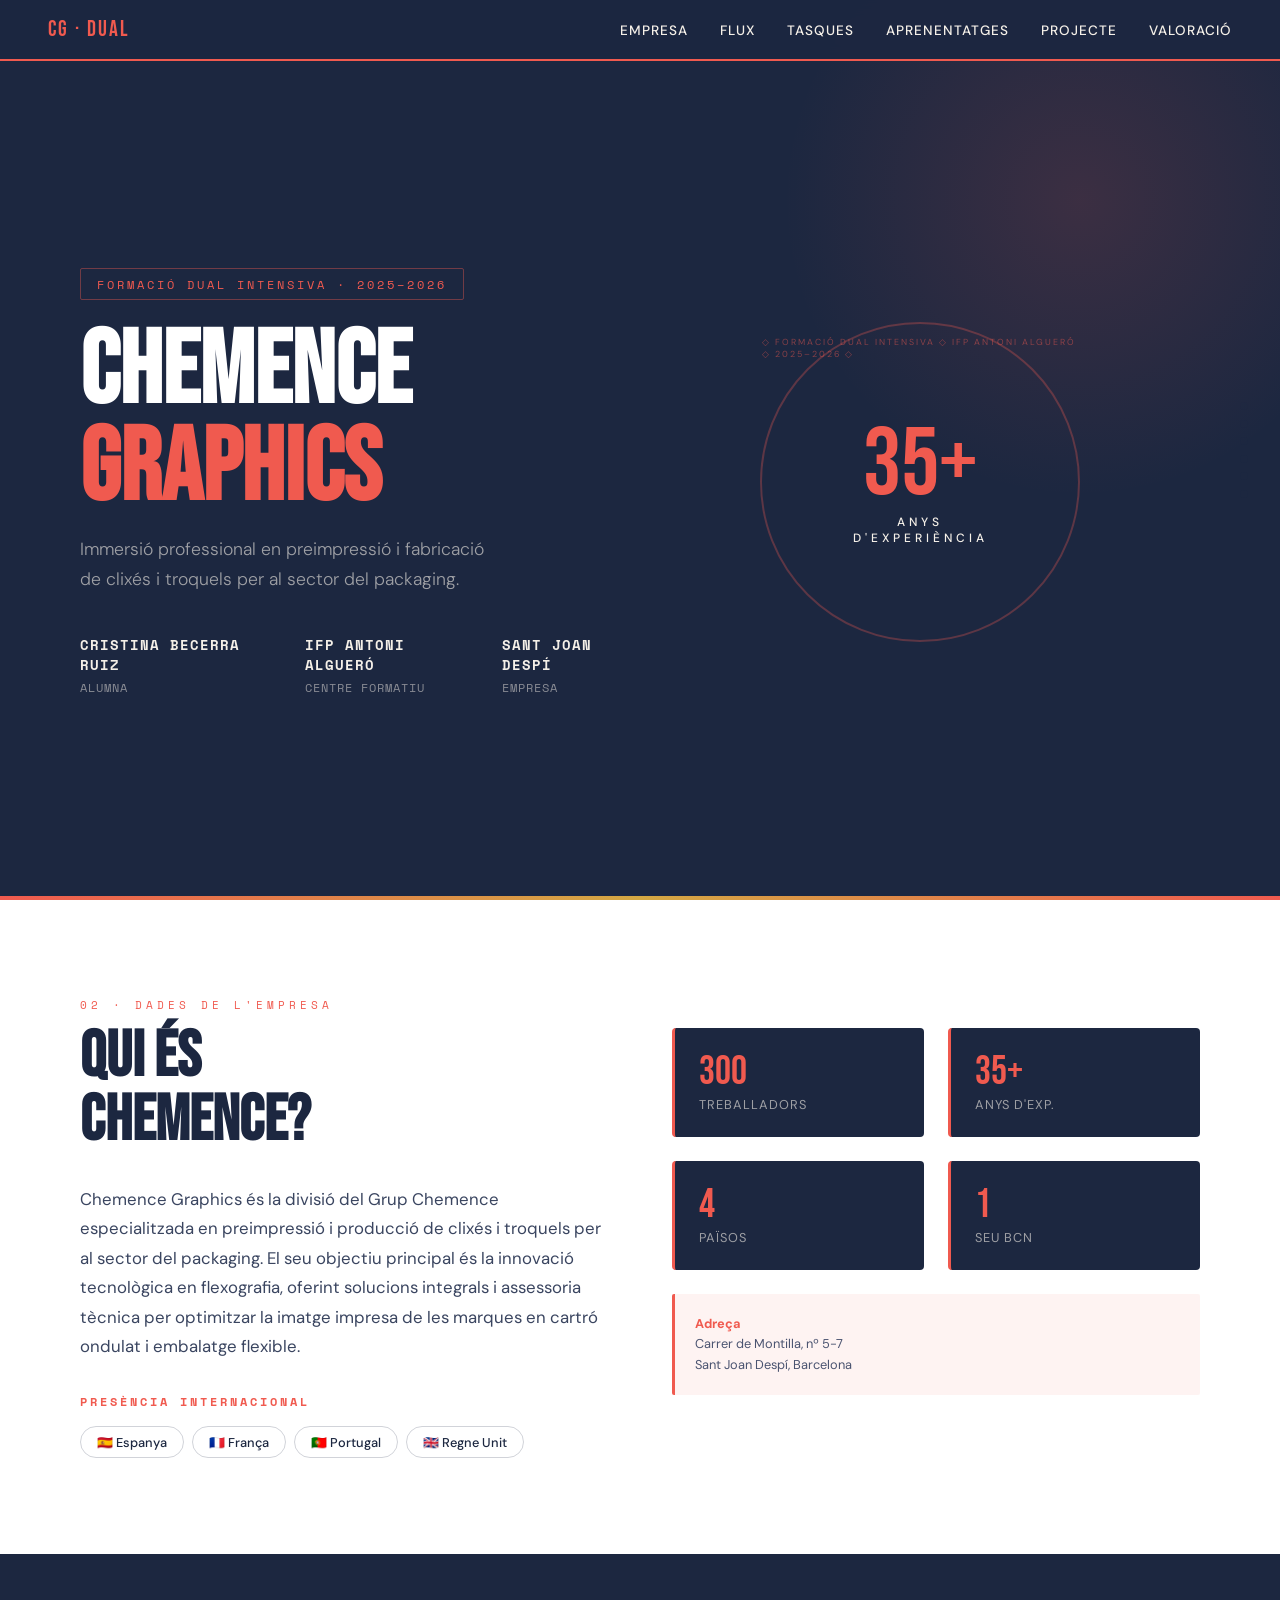
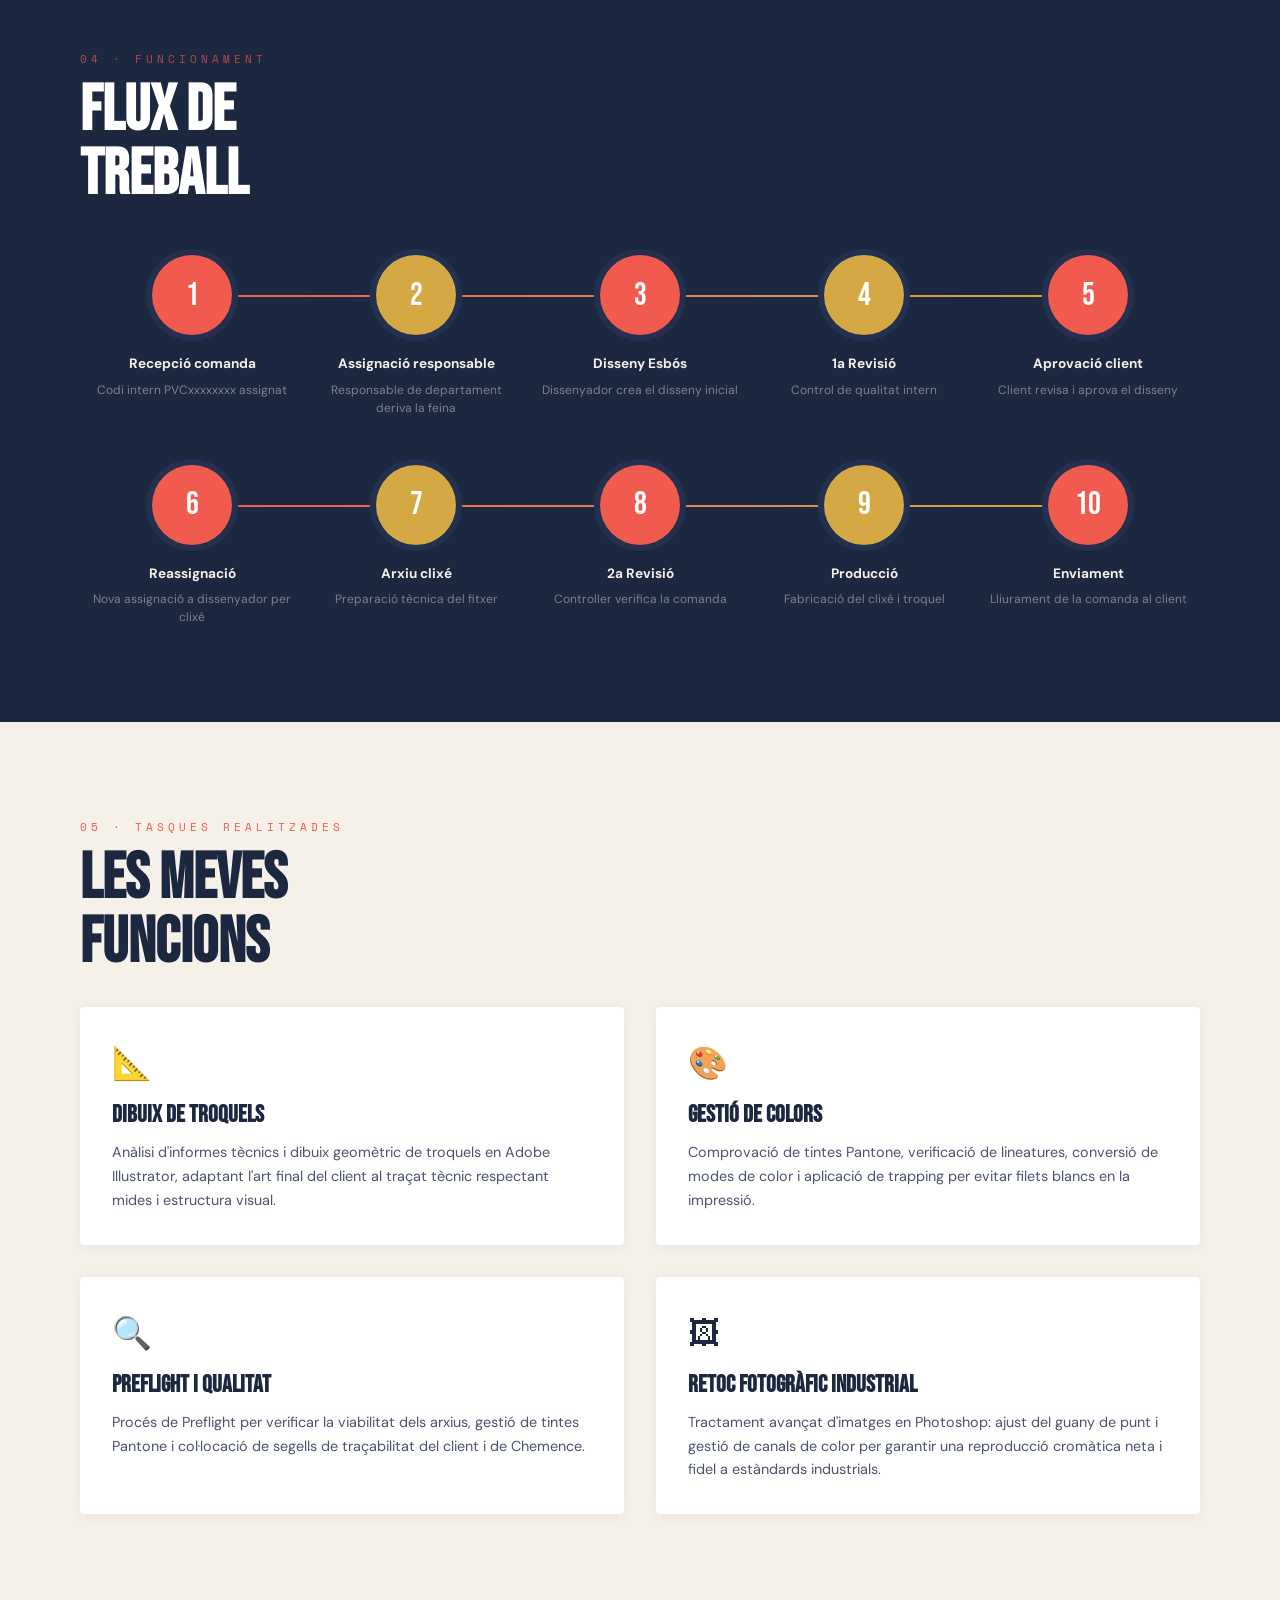
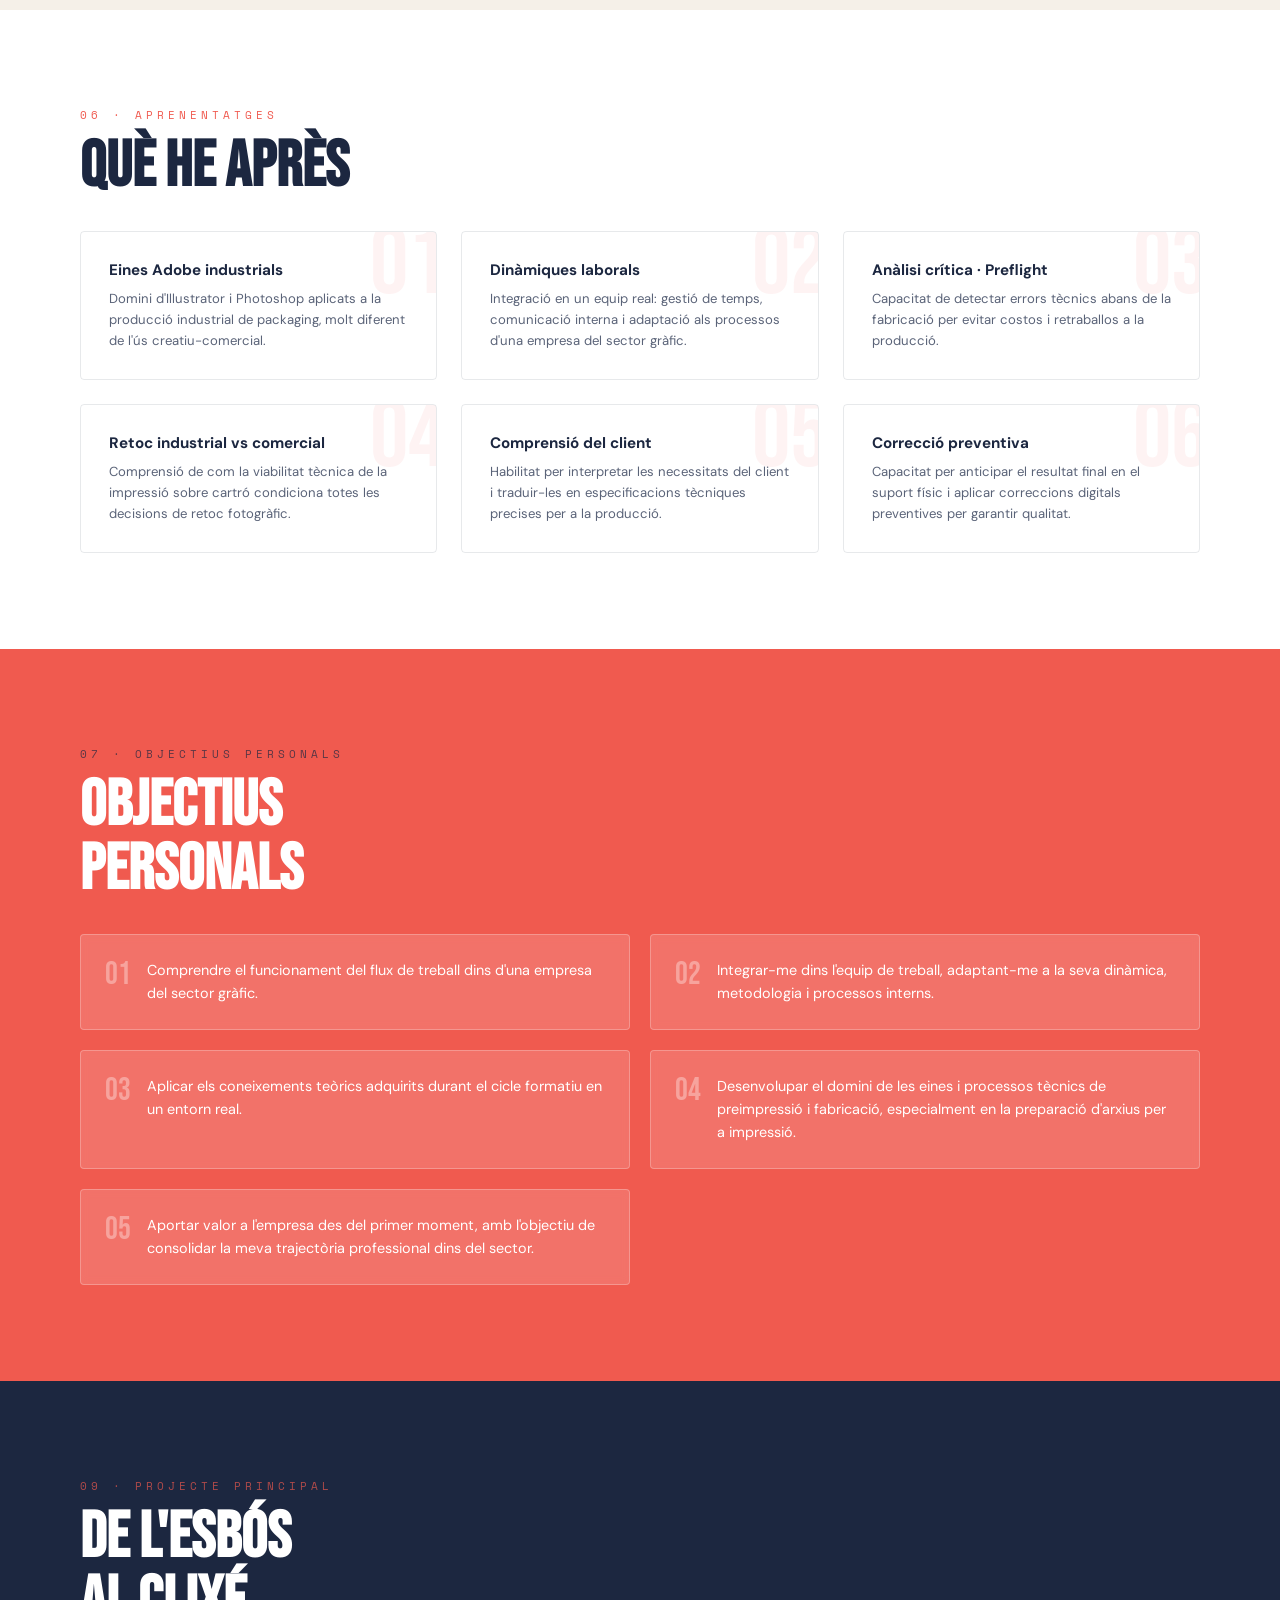
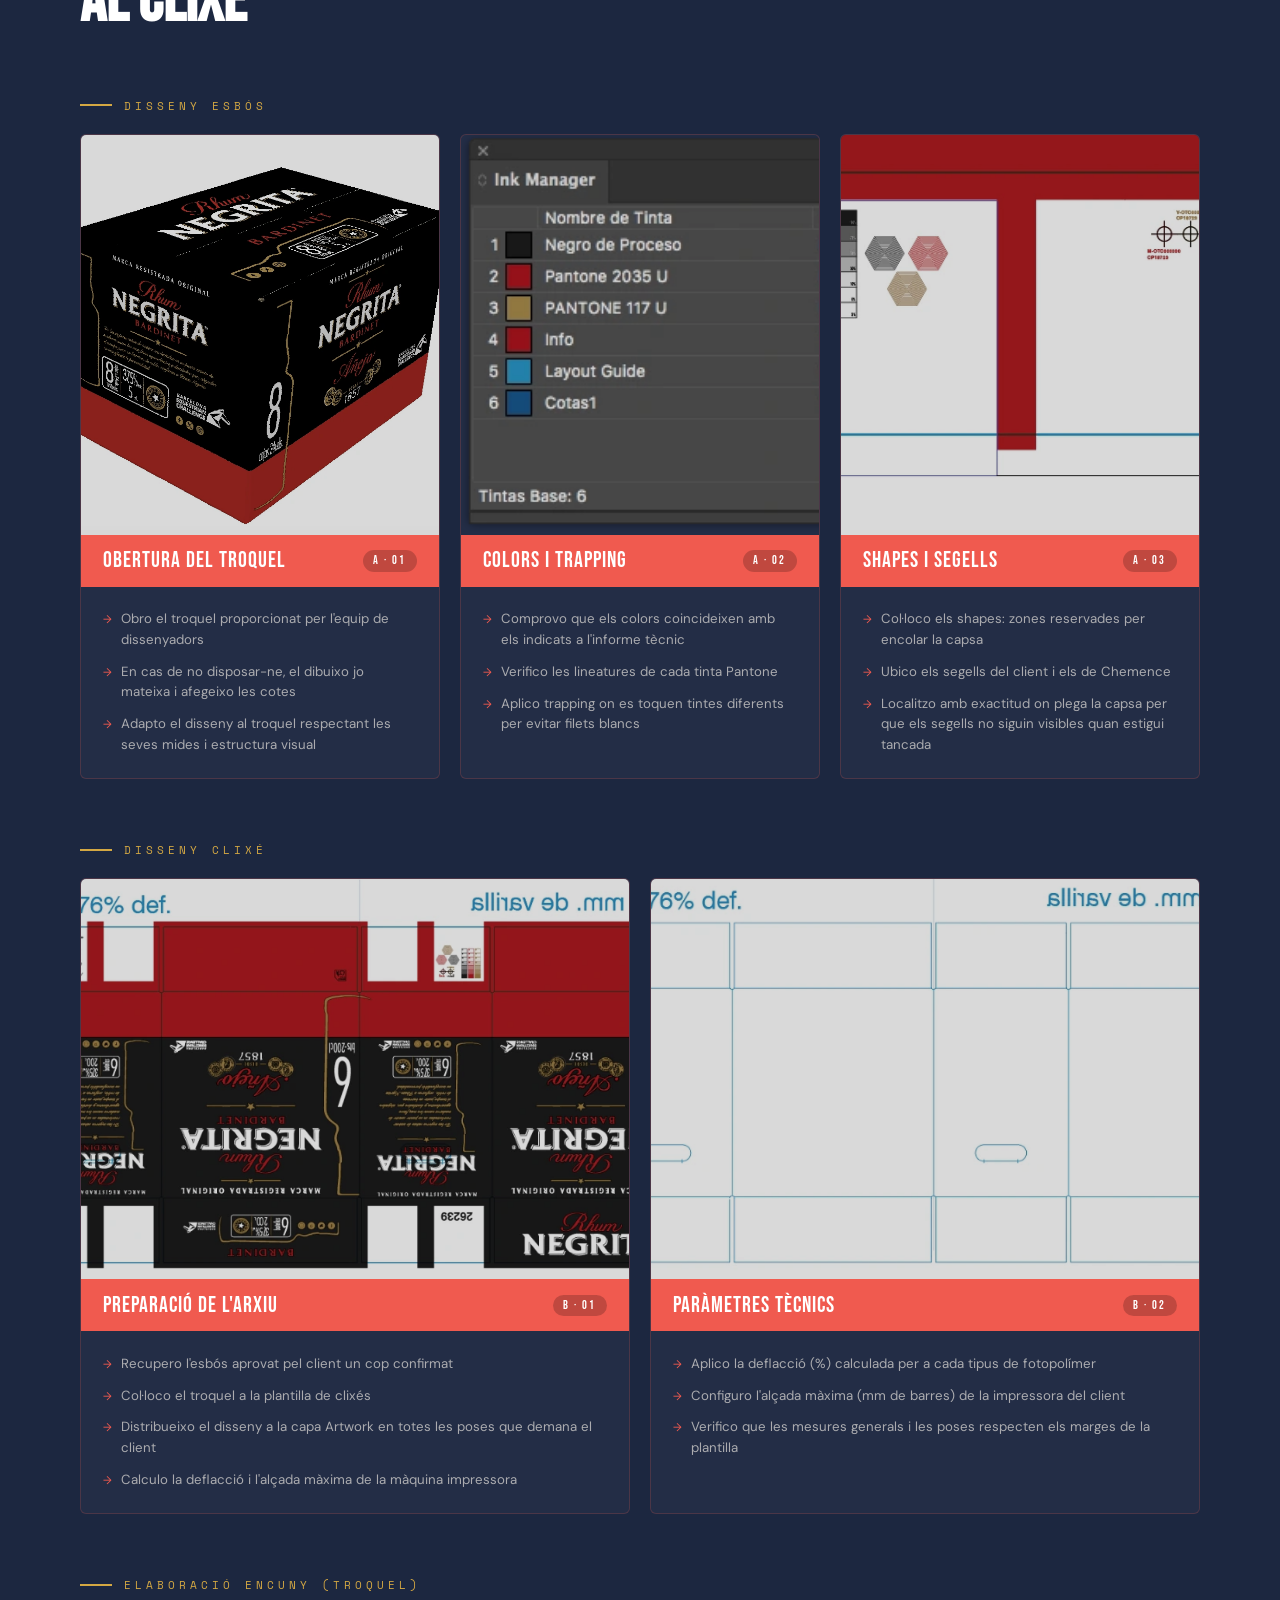
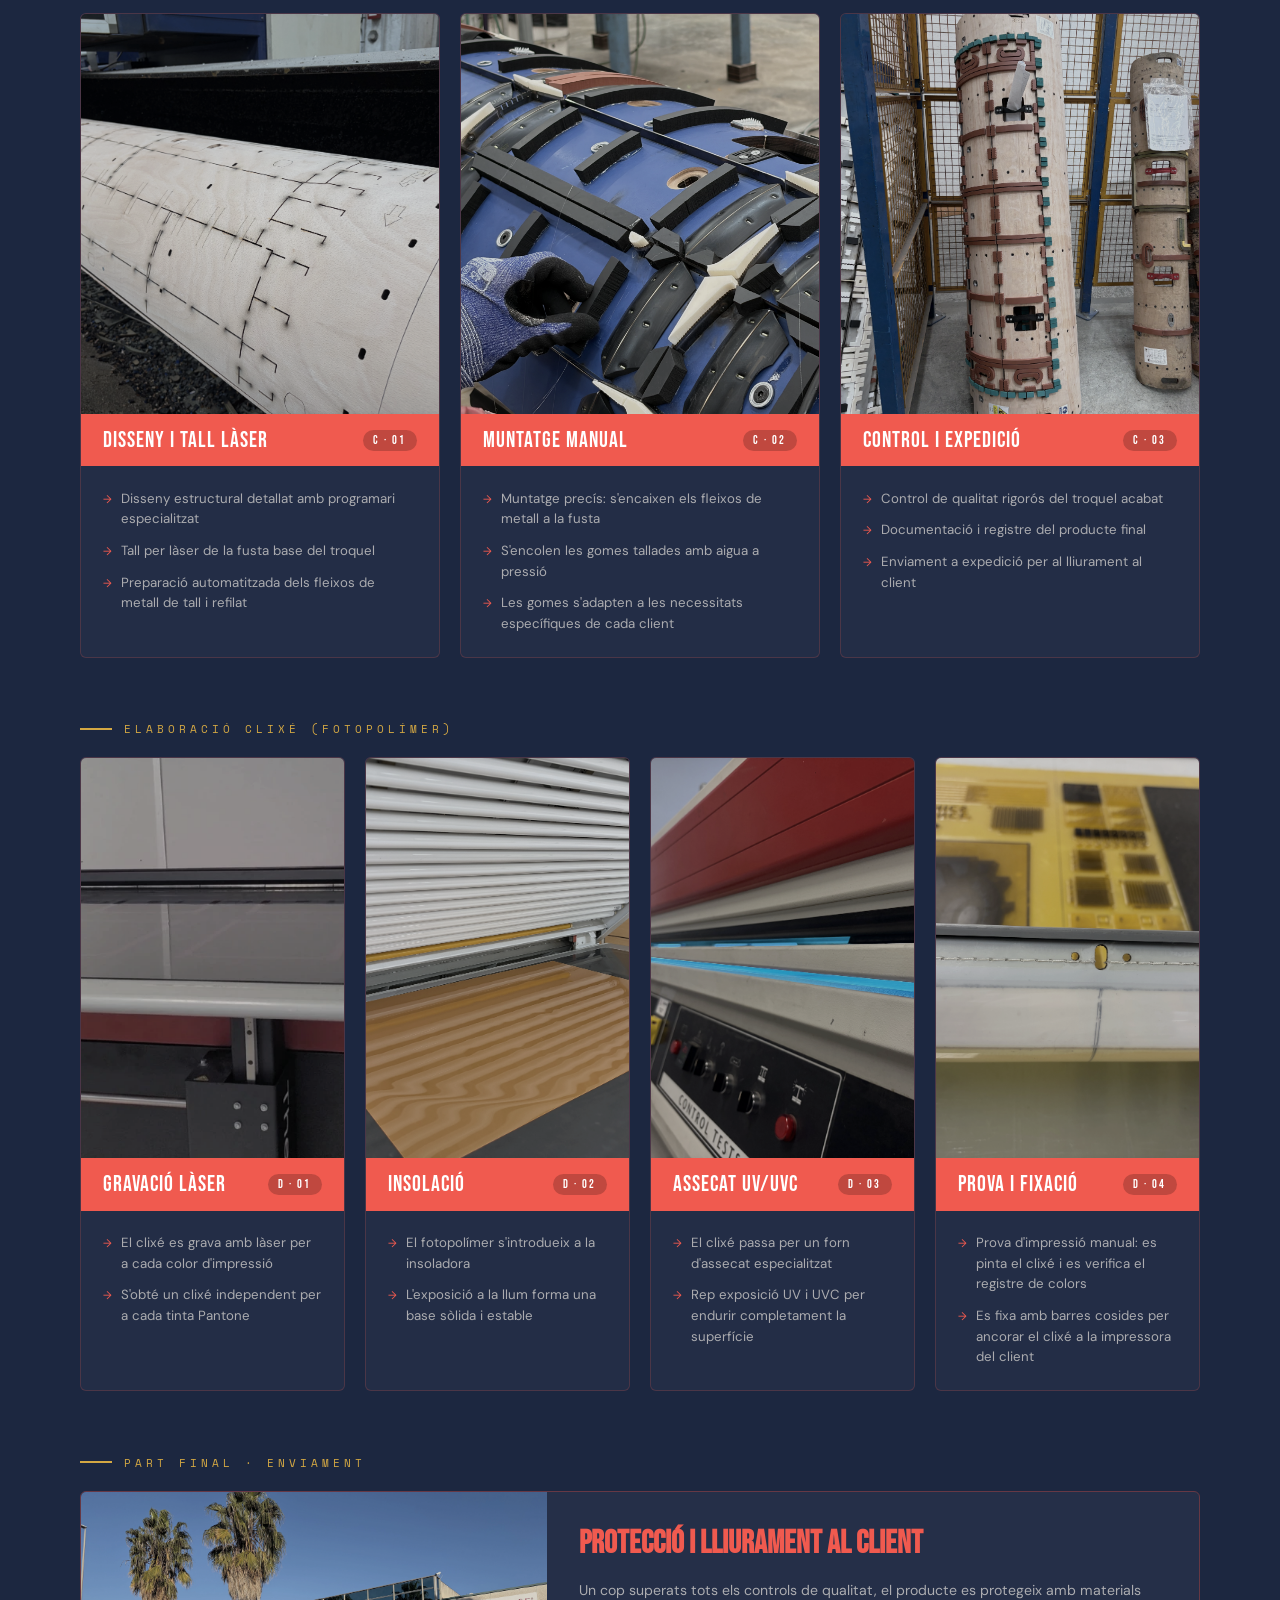
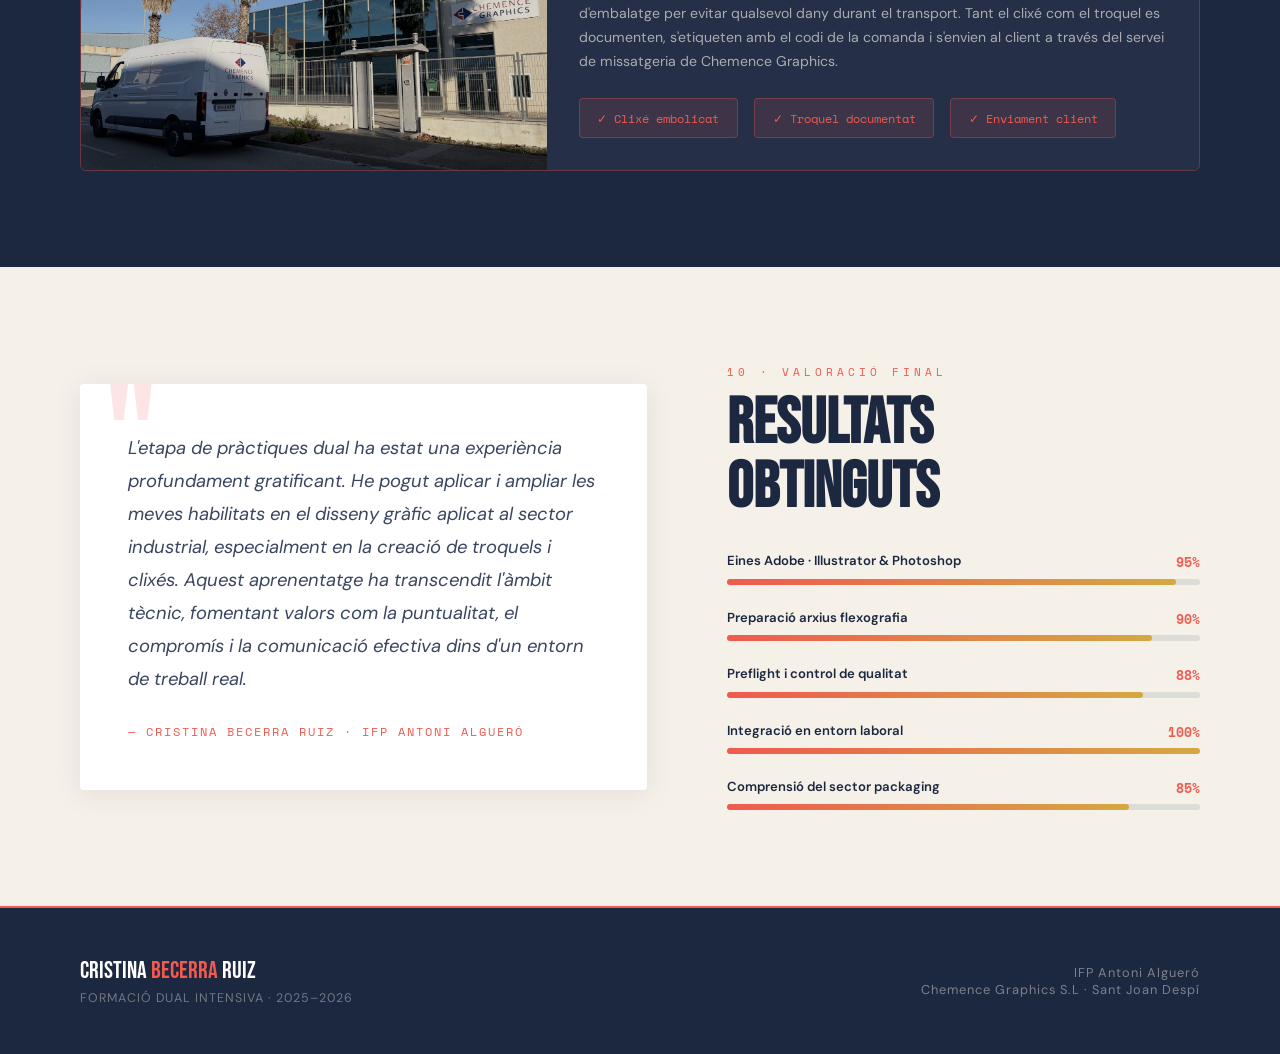
<file: index.html>
<!doctype html>
<html lang="ca">
  <head>
    <meta charset="UTF-8" />
    <meta name="viewport" content="width=device-width, initial-scale=1.0" />
    <title>
      Formació Dual Intensiva · Cristina Becerra · Chemence Graphics
    </title>
    <link rel="preconnect" href="https://fonts.googleapis.com" />
    <link
      href="https://fonts.googleapis.com/css2?family=Bebas+Neue&family=DM+Sans:ital,wght@0,300;0,400;0,500;0,700;1,300&family=Space+Mono:wght@400;700&display=swap"
      rel="stylesheet"
    />
    <link rel="stylesheet" href="dual_css.css" />
  </head>
  <body id="body">
    <nav>
      <div class="nav-logo"><a href="#body">CG · Dual</a></div>
      <ul class="nav-links">
        <li><a href="#empresa">Empresa</a></li>
        <li><a href="#flux">Flux</a></li>
        <li><a href="#tasques">Tasques</a></li>
        <li><a href="#aprenentatges">Aprenentatges</a></li>
        <li><a href="#projecte">Projecte</a></li>
        <li><a href="#valoracio">Valoració</a></li>
      </ul>
    </nav>

    <div class="scroll-dot">
      <a href="#empresa" title="Empresa"></a>
      <a href="#flux" title="Flux"></a>
      <a href="#tasques" title="Tasques"></a>
      <a href="#aprenentatges" title="Aprenentatges"></a>
      <a href="#projecte" title="Projecte"></a>
      <a href="#valoracio" title="Valoració"></a>
    </div>

    <!-- HERO -->
    <section class="hero" id="hero">
      <div class="hero-text">
        <div class="hero-tag">Formació Dual Intensiva · 2025–2026</div>
        <h1>Chemence<br /><span>Graphics</span></h1>
        <p class="hero-sub">
          Immersió professional en preimpressió i fabricació de clixés i
          troquels per al sector del packaging.
        </p>
        <div class="hero-meta">
          <div><strong>Cristina Becerra Ruiz</strong>Alumna</div>
          <div><strong>IFP Antoni Algueró</strong>Centre Formatiu</div>
          <div><strong>Sant Joan Despí</strong>Empresa</div>
        </div>
      </div>
      <div class="hero-visual">
        <div class="hero-badge">
          <div class="hero-badge-inner">
            <div class="big-num">35+</div>
            <div class="big-label">Anys<br />d'experiència</div>
          </div>
        </div>
      </div>
    </section>

    <!-- EMPRESA -->
    <section class="empresa" id="empresa">
      <div class="empresa-grid">
        <div>
          <div class="section-label">02 · Dades de l'empresa</div>
          <h2 class="section-title">Qui és<br />Chemence?</h2>
          <p class="empresa-desc">
            Chemence Graphics és la divisió del Grup Chemence especialitzada en
            preimpressió i producció de clixés i troquels per al sector del
            packaging. El seu objectiu principal és la innovació tecnològica en
            flexografia, oferint solucions integrals i assessoria tècnica per
            optimitzar la imatge impresa de les marques en cartró ondulat i
            embalatge flexible.
          </p>
          <div class="empresa-locations">
            <h4>Presència internacional</h4>
            <div class="location-tags">
              <span class="location-tag">🇪🇸 Espanya</span>
              <span class="location-tag">🇫🇷 França</span>
              <span class="location-tag">🇵🇹 Portugal</span>
              <span class="location-tag">🇬🇧 Regne Unit</span>
            </div>
          </div>
        </div>
        <div>
          <div class="empresa-stats">
            <div class="stat-card">
              <div class="stat-num">300</div>
              <div class="stat-label">Treballadors</div>
            </div>
            <div class="stat-card">
              <div class="stat-num">35+</div>
              <div class="stat-label">Anys d'exp.</div>
            </div>
            <div class="stat-card">
              <div class="stat-num">4</div>
              <div class="stat-label">Països</div>
            </div>
            <div class="stat-card">
              <div class="stat-num">1</div>
              <div class="stat-label">Seu BCN</div>
            </div>
          </div>
          <div
            style="
              margin-top: 1.5rem;
              padding: 1.25rem;
              background: rgba(240, 90, 79, 0.07);
              border-left: 3px solid var(--coral);
              border-radius: 2px;
            "
          >
            <p style="font-size: 0.8rem; color: #4a5370; line-height: 1.6">
              <strong style="color: var(--coral)">Adreça</strong><br />Carrer de
              Montilla, nº 5-7<br />Sant Joan Despí, Barcelona
            </p>
          </div>
        </div>
      </div>
    </section>

    <!-- FLUX -->
    <section class="flux" id="flux">
      <div class="section-label" style="color: rgba(240, 90, 79, 0.7)">
        04 · Funcionament
      </div>
      <h2 class="section-title">Flux de<br />treball</h2>
      <div class="flux-steps">
        <div class="flux-step">
          <div class="step-num">1</div>
          <div class="step-title">Recepció comanda</div>
          <div class="step-desc">Codi intern PVCxxxxxxxx assignat</div>
        </div>
        <div class="flux-step">
          <div class="step-num">2</div>
          <div class="step-title">Assignació responsable</div>
          <div class="step-desc">
            Responsable de departament deriva la feina
          </div>
        </div>
        <div class="flux-step">
          <div class="step-num">3</div>
          <div class="step-title">Disseny Esbós</div>
          <div class="step-desc">Dissenyador crea el disseny inicial</div>
        </div>
        <div class="flux-step">
          <div class="step-num">4</div>
          <div class="step-title">1a Revisió</div>
          <div class="step-desc">Control de qualitat intern</div>
        </div>
        <div class="flux-step">
          <div class="step-num">5</div>
          <div class="step-title">Aprovació client</div>
          <div class="step-desc">Client revisa i aprova el disseny</div>
        </div>
      </div>
      <div class="flux-steps" style="margin-top: 3rem">
        <div class="flux-step">
          <div class="step-num">6</div>
          <div class="step-title">Reassignació</div>
          <div class="step-desc">Nova assignació a dissenyador per clixé</div>
        </div>
        <div class="flux-step">
          <div class="step-num">7</div>
          <div class="step-title">Arxiu clixé</div>
          <div class="step-desc">Preparació tècnica del fitxer</div>
        </div>
        <div class="flux-step">
          <div class="step-num">8</div>
          <div class="step-title">2a Revisió</div>
          <div class="step-desc">Controller verifica la comanda</div>
        </div>
        <div class="flux-step">
          <div class="step-num">9</div>
          <div class="step-title">Producció</div>
          <div class="step-desc">Fabricació del clixé i troquel</div>
        </div>
        <div class="flux-step">
          <div class="step-num">10</div>
          <div class="step-title">Enviament</div>
          <div class="step-desc">Lliurament de la comanda al client</div>
        </div>
      </div>
    </section>

    <!-- TASQUES -->
    <section class="tasques" id="tasques">
      <div class="section-label">05 · Tasques realitzades</div>
      <h2 class="section-title">Les meves<br />funcions</h2>
      <div class="tasques-grid">
        <div class="tasca-card">
          <div class="tasca-icon">📐</div>
          <h3>Dibuix de troquels</h3>
          <p>
            Anàlisi d'informes tècnics i dibuix geomètric de troquels en Adobe
            Illustrator, adaptant l'art final del client al traçat tècnic
            respectant mides i estructura visual.
          </p>
        </div>
        <div class="tasca-card">
          <div class="tasca-icon">🎨</div>
          <h3>Gestió de colors</h3>
          <p>
            Comprovació de tintes Pantone, verificació de lineatures, conversió
            de modes de color i aplicació de trapping per evitar filets blancs
            en la impressió.
          </p>
        </div>
        <div class="tasca-card">
          <div class="tasca-icon">🔍</div>
          <h3>Preflight i qualitat</h3>
          <p>
            Procés de Preflight per verificar la viabilitat dels arxius, gestió
            de tintes Pantone i col·locació de segells de traçabilitat del
            client i de Chemence.
          </p>
        </div>
        <div class="tasca-card">
          <div class="tasca-icon">🖼</div>
          <h3>Retoc fotogràfic industrial</h3>
          <p>
            Tractament avançat d'imatges en Photoshop: ajust del guany de punt i
            gestió de canals de color per garantir una reproducció cromàtica
            neta i fidel a estàndards industrials.
          </p>
        </div>
      </div>
    </section>

    <!-- APRENENTATGES -->
    <section class="aprenentatges" id="aprenentatges">
      <div class="section-label">06 · Aprenentatges</div>
      <h2 class="section-title">Què he après</h2>
      <div class="aprenen-list">
        <div class="aprenen-item" data-num="01">
          <h4>Eines Adobe industrials</h4>
          <p>
            Domini d'Illustrator i Photoshop aplicats a la producció industrial
            de packaging, molt diferent de l'ús creatiu-comercial.
          </p>
        </div>
        <div class="aprenen-item" data-num="02">
          <h4>Dinàmiques laborals</h4>
          <p>
            Integració en un equip real: gestió de temps, comunicació interna i
            adaptació als processos d'una empresa del sector gràfic.
          </p>
        </div>
        <div class="aprenen-item" data-num="03">
          <h4>Anàlisi crítica · Preflight</h4>
          <p>
            Capacitat de detectar errors tècnics abans de la fabricació per
            evitar costos i retraballos a la producció.
          </p>
        </div>
        <div class="aprenen-item" data-num="04">
          <h4>Retoc industrial vs comercial</h4>
          <p>
            Comprensió de com la viabilitat tècnica de la impressió sobre cartró
            condiciona totes les decisions de retoc fotogràfic.
          </p>
        </div>
        <div class="aprenen-item" data-num="05">
          <h4>Comprensió del client</h4>
          <p>
            Habilitat per interpretar les necessitats del client i traduir-les
            en especificacions tècniques precises per a la producció.
          </p>
        </div>
        <div class="aprenen-item" data-num="06">
          <h4>Correcció preventiva</h4>
          <p>
            Capacitat per anticipar el resultat final en el suport físic i
            aplicar correccions digitals preventives per garantir qualitat.
          </p>
        </div>
      </div>
    </section>

    <!-- OBJECTIUS -->
    <section class="objectius" id="objectius">
      <div class="section-label">07 · Objectius personals</div>
      <h2 class="section-title">Objectius<br />Personals</h2>
      <div class="obj-list">
        <div class="obj-item">
          <span class="obj-num">01</span>
          <p class="obj-text">
            Comprendre el funcionament del flux de treball dins d'una empresa
            del sector gràfic.
          </p>
        </div>
        <div class="obj-item">
          <span class="obj-num">02</span>
          <p class="obj-text">
            Integrar-me dins l'equip de treball, adaptant-me a la seva dinàmica,
            metodologia i processos interns.
          </p>
        </div>
        <div class="obj-item">
          <span class="obj-num">03</span>
          <p class="obj-text">
            Aplicar els coneixements teòrics adquirits durant el cicle formatiu
            en un entorn real.
          </p>
        </div>
        <div class="obj-item">
          <span class="obj-num">04</span>
          <p class="obj-text">
            Desenvolupar el domini de les eines i processos tècnics de
            preimpressió i fabricació, especialment en la preparació d'arxius
            per a impressió.
          </p>
        </div>
        <div class="obj-item">
          <span class="obj-num">05</span>
          <p class="obj-text">
            Aportar valor a l'empresa des del primer moment, amb l'objectiu de
            consolidar la meva trajectòria professional dins del sector.
          </p>
        </div>
      </div>
    </section>

    <!-- PROJECTE -->
    <section class="projecte" id="projecte">
      <div class="section-label" style="color: rgba(240, 90, 79, 0.7)">
        09 · Projecte principal
      </div>
      <h2 class="section-title">De l'esbós<br />al clixé</h2>

      <!-- GRUP A: Disseny Esbós -->
      <div class="proj-group">
        <div class="proj-group-label">Disseny Esbós</div>
        <div class="proj-grid-3">
          <div class="phase-card">
            <img
              class="phase-img"
              src="img/caja.webp"
              alt="Troquel packaging"
              loading="lazy"
            />
            <div class="phase-head">
              Obertura del troquel
              <span class="phase-num">A · 01</span>
            </div>
            <div class="phase-body">
              <ul>
                <li>
                  Obro el troquel proporcionat per l'equip de dissenyadors
                </li>
                <li>
                  En cas de no disposar-ne, el dibuixo jo mateixa i afegeixo les
                  cotes
                </li>
                <li>
                  Adapto el disseny al troquel respectant les seves mides i
                  estructura visual
                </li>
              </ul>
            </div>
          </div>

          <div class="phase-card">
            <img
              class="phase-img-trapping"
              src="img/colors.webp"
              alt="Pantone colors"
              loading="lazy"
            />
            <div class="phase-head">
              Colors i trapping
              <span class="phase-num">A · 02</span>
            </div>
            <div class="phase-body">
              <ul>
                <li>
                  Comprovo que els colors coincideixen amb els indicats a
                  l'informe tècnic
                </li>
                <li>Verifico les lineatures de cada tinta Pantone</li>
                <li>
                  Aplico trapping on es toquen tintes diferents per evitar
                  filets blancs
                </li>
              </ul>
            </div>
          </div>

          <div class="phase-card">
            <img
              class="phase-img"
              src="img/shapes.webp"
              alt="Segells i shapes packaging"
              loading="lazy"
            />
            <div class="phase-head">
              Shapes i segells
              <span class="phase-num">A · 03</span>
            </div>
            <div class="phase-body">
              <ul>
                <li>
                  Col·loco els shapes: zones reservades per encolar la capsa
                </li>
                <li>Ubico els segells del client i els de Chemence</li>
                <li>
                  Localitzo amb exactitud on plega la capsa per que els segells
                  no siguin visibles quan estigui tancada
                </li>
              </ul>
            </div>
          </div>
        </div>
      </div>

      <!-- GRUP B: Disseny Clixé -->
      <div class="proj-group">
        <div class="proj-group-label">Disseny Clixé</div>
        <div class="proj-grid-2">
          <div class="phase-card">
            <img
              class="phase-img"
              src="img/clixe1.webp"
              alt="Disseny arxiu Illustrator"
              loading="lazy"
            />
            <div class="phase-head">
              Preparació de l'arxiu
              <span class="phase-num">B · 01</span>
            </div>
            <div class="phase-body">
              <ul>
                <li>Recupero l'esbós aprovat pel client un cop confirmat</li>
                <li>Col·loco el troquel a la plantilla de clixés</li>
                <li>
                  Distribueixo el disseny a la capa Artwork en totes les poses
                  que demana el client
                </li>
                <li>
                  Calculo la deflacció i l'alçada màxima de la màquina
                  impressora
                </li>
              </ul>
            </div>
          </div>

          <div class="phase-card">
            <img
              class="phase-img"
              src="img/clixe2.webp"
              alt="Maquinaria flexografia"
              loading="lazy"
            />
            <div class="phase-head">
              Paràmetres tècnics
              <span class="phase-num">B · 02</span>
            </div>
            <div class="phase-body">
              <ul>
                <li>
                  Aplico la deflacció (%) calculada per a cada tipus de
                  fotopolímer
                </li>
                <li>
                  Configuro l'alçada màxima (mm de barres) de la impressora del
                  client
                </li>
                <li>
                  Verifico que les mesures generals i les poses respecten els
                  marges de la plantilla
                </li>
              </ul>
            </div>
          </div>
        </div>
      </div>

      <!-- GRUP C: Elaboració Encuny -->
      <div class="proj-group">
        <div class="proj-group-label">Elaboració Encuny (Troquel)</div>
        <div class="proj-grid-3">
          <div class="phase-card">
            <img
              class="phase-img"
              src="img/encuny1.webp"
              alt="Tall làser fusta troquel"
              loading="lazy"
            />
            <div class="phase-head">
              Disseny i tall làser
              <span class="phase-num">C · 01</span>
            </div>
            <div class="phase-body">
              <ul>
                <li>
                  Disseny estructural detallat amb programari especialitzat
                </li>
                <li>Tall per làser de la fusta base del troquel</li>
                <li>
                  Preparació automatitzada dels fleixos de metall de tall i
                  refilat
                </li>
              </ul>
            </div>
          </div>

          <div class="phase-card">
            <img
              class="phase-img"
              src="img/encuny2.webp"
              alt="Muntatge manual troquel"
              loading="lazy"
            />
            <div class="phase-head">
              Muntatge manual
              <span class="phase-num">C · 02</span>
            </div>
            <div class="phase-body">
              <ul>
                <li>
                  Muntatge precís: s'encaixen els fleixos de metall a la fusta
                </li>
                <li>S'encolen les gomes tallades amb aigua a pressió</li>
                <li>
                  Les gomes s'adapten a les necessitats específiques de cada
                  client
                </li>
              </ul>
            </div>
          </div>

          <div class="phase-card">
            <img
              class="phase-img"
              src="img/encuny3.webp"
              alt="Control qualitat troquel"
              loading="lazy"
            />
            <div class="phase-head">
              Control i expedició
              <span class="phase-num">C · 03</span>
            </div>
            <div class="phase-body">
              <ul>
                <li>Control de qualitat rigorós del troquel acabat</li>
                <li>Documentació i registre del producte final</li>
                <li>Enviament a expedició per al lliurament al client</li>
              </ul>
            </div>
          </div>
        </div>
      </div>

      <!-- GRUP D: Elaboració Clixé -->
      <div class="proj-group">
        <div class="proj-group-label">Elaboració Clixé (Fotopolímer)</div>
        <div class="proj-grid-4">
          <div class="phase-card">
            <img
              class="phase-img"
              src="img/laser.webp"
              alt="Gravació làser clixé"
              loading="lazy"
            />
            <div class="phase-head">
              Gravació làser
              <span class="phase-num">D · 01</span>
            </div>
            <div class="phase-body">
              <ul>
                <li>
                  El clixé es grava amb làser per a cada color d'impressió
                </li>
                <li>S'obté un clixé independent per a cada tinta Pantone</li>
              </ul>
            </div>
          </div>

          <div class="phase-card">
            <img
              class="phase-img"
              src="img/insoladora.webp"
              alt="Insoladora fotopolimer"
              loading="lazy"
            />
            <div class="phase-head">
              Insolació
              <span class="phase-num">D · 02</span>
            </div>
            <div class="phase-body">
              <ul>
                <li>El fotopolímer s'introdueix a la insoladora</li>
                <li>L'exposició a la llum forma una base sòlida i estable</li>
              </ul>
            </div>
          </div>

          <div class="phase-card">
            <img
              class="phase-img"
              src="img/forn.webp"
              alt="Forn assecat UV clixé"
              loading="lazy"
            />
            <div class="phase-head">
              Assecat UV/UVC
              <span class="phase-num">D · 03</span>
            </div>
            <div class="phase-body">
              <ul>
                <li>El clixé passa per un forn d'assecat especialitzat</li>
                <li>
                  Rep exposició UV i UVC per endurir completament la superfície
                </li>
              </ul>
            </div>
          </div>

          <div class="phase-card">
            <img
              class="phase-img"
              src="img/cosit.webp"
              alt="Prova impressió clixé"
              loading="lazy"
            />
            <div class="phase-head">
              Prova i fixació
              <span class="phase-num">D · 04</span>
            </div>
            <div class="phase-body">
              <ul>
                <li>
                  Prova d'impressió manual: es pinta el clixé i es verifica el
                  registre de colors
                </li>
                <li>
                  Es fixa amb barres cosides per ancorar el clixé a la
                  impressora del client
                </li>
              </ul>
            </div>
          </div>
        </div>
      </div>

      <!-- GRUP E: Part final -->
      <div class="proj-group">
        <div class="proj-group-label">Part Final · Enviament</div>
        <div class="phase-final">
          <img
            class="phase-final-img"
            src="img/client.webp"
            alt="Furgoneta enviament Chemence"
            loading="lazy"
          />
          <div class="phase-final-body">
            <h3>Protecció i lliurament al client</h3>
            <p>
              Un cop superats tots els controls de qualitat, el producte es
              protegeix amb materials d'embalatge per evitar qualsevol dany
              durant el transport. Tant el clixé com el troquel es documenten,
              s'etiqueten amb el codi de la comanda i s'envien al client a
              través del servei de missatgeria de Chemence Graphics.
            </p>
            <div class="red-squares-container">
              <div class="red-square">✓ Clixé embolicat</div>
              <div class="red-square">✓ Troquel documentat</div>
              <div class="red-square">✓ Enviament client</div>
            </div>
          </div>
        </div>
      </div>
    </section>

    <!-- VALORACIÓ -->
    <section class="valoracio" id="valoracio">
      <div class="val-quote">
        <p>
          L'etapa de pràctiques dual ha estat una experiència profundament
          gratificant. He pogut aplicar i ampliar les meves habilitats en el
          disseny gràfic aplicat al sector industrial, especialment en la
          creació de troquels i clixés. Aquest aprenentatge ha transcendit
          l'àmbit tècnic, fomentant valors com la puntualitat, el compromís i la
          comunicació efectiva dins d'un entorn de treball real.
        </p>
        <p class="val-author">— Cristina Becerra Ruiz · IFP Antoni Algueró</p>
      </div>
      <div>
        <div class="section-label">10 · Valoració final</div>
        <h2 class="section-title">Resultats<br />obtinguts</h2>
        <div class="val-metrics">
          <div class="metric-bar">
            <div class="metric-label">
              Eines Adobe · Illustrator & Photoshop <span>95%</span>
            </div>
            <div class="bar-bg">
              <div class="bar-fill" style="width: 95%"></div>
            </div>
          </div>
          <div class="metric-bar">
            <div class="metric-label">
              Preparació arxius flexografia <span>90%</span>
            </div>
            <div class="bar-bg">
              <div
                class="bar-fill"
                style="width: 90%; animation-delay: 0.1s"
              ></div>
            </div>
          </div>
          <div class="metric-bar">
            <div class="metric-label">
              Preflight i control de qualitat <span>88%</span>
            </div>
            <div class="bar-bg">
              <div
                class="bar-fill"
                style="width: 88%; animation-delay: 0.2s"
              ></div>
            </div>
          </div>
          <div class="metric-bar">
            <div class="metric-label">
              Integració en entorn laboral <span>100%</span>
            </div>
            <div class="bar-bg">
              <div
                class="bar-fill"
                style="width: 100%; animation-delay: 0.3s"
              ></div>
            </div>
          </div>
          <div class="metric-bar">
            <div class="metric-label">
              Comprensió del sector packaging <span>85%</span>
            </div>
            <div class="bar-bg">
              <div
                class="bar-fill"
                style="width: 85%; animation-delay: 0.4s"
              ></div>
            </div>
          </div>
        </div>
      </div>
    </section>

    <footer>
      <div>
        <div class="footer-brand">Cristina <span>Becerra</span> Ruiz</div>
        <p class="footer-subtitle">FORMACIÓ DUAL INTENSIVA · 2025–2026</p>
      </div>
      <div class="footer-info">
        <p>IFP Antoni Algueró</p>
        <p>Chemence Graphics S.L · Sant Joan Despí</p>
      </div>
    </footer>
  </body>
</html>
</file>
<file: dual_css.css>
*,
*::before,
*::after {
  box-sizing: border-box;
  margin: 0;
  padding: 0;
}

:root {
  --coral: #f05a4f;
  --navy: #1c2740;
  --navy-mid: #243050;
  --cream: #f5f0e8;
  --white: #ffffff;
  --grey: #8a8fa0;
  --accent-gold: #d4a843;
}

html {
  scroll-behavior: smooth;
}

body {
  font-family: "DM Sans", sans-serif;
  background: var(--cream);
  color: var(--navy);
  overflow-x: hidden;
}

/* ── NAV ── */
nav {
  position: fixed;
  top: 0;
  left: 0;
  right: 0;
  z-index: 100;
  display: flex;
  justify-content: space-between;
  align-items: center;
  padding: 1rem 3rem;
  background: rgba(28, 39, 64, 0.97);
  backdrop-filter: blur(8px);
  border-bottom: 2px solid var(--coral);
}
.nav-logo {
  font-family: "Bebas Neue", sans-serif;
  font-size: 1.4rem;
  color: var(--coral);
  letter-spacing: 2px;
}
.nav-logo a {
  text-decoration: none;
  color: inherit;
}

.nav-links {
  display: flex;
  gap: 2rem;
  list-style: none;
}
.nav-links a {
  color: var(--cream);
  text-decoration: none;
  font-size: 0.85rem;
  font-weight: 500;
  letter-spacing: 1px;
  text-transform: uppercase;
  transition: color 0.2s;
}
.nav-links a:hover {
  color: var(--coral);
}

/* ── HERO ── */
.hero {
  min-height: 100vh;
  display: grid;
  grid-template-columns: 1fr 1fr;
  align-items: center;
  background: var(--navy);
  padding: 8rem 5rem 4rem;
  position: relative;
  overflow: hidden;
}
.hero::before {
  content: "";
  position: absolute;
  top: -100px;
  right: -100px;
  width: 600px;
  height: 600px;
  background: radial-gradient(
    circle,
    rgba(240, 90, 79, 0.15) 0%,
    transparent 70%
  );
  border-radius: 50%;
}
.hero::after {
  content: "";
  position: absolute;
  bottom: 0;
  left: 0;
  right: 0;
  height: 4px;
  background: linear-gradient(
    90deg,
    var(--coral),
    var(--accent-gold),
    var(--coral)
  );
}
.hero-text {
  position: relative;
  z-index: 1;
}
.hero-tag {
  display: inline-block;
  font-family: "Space Mono", monospace;
  font-size: 0.75rem;
  letter-spacing: 3px;
  text-transform: uppercase;
  color: var(--coral);
  border: 1px solid rgba(240, 90, 79, 0.4);
  padding: 0.4rem 1rem;
  border-radius: 2px;
  margin-bottom: 1.5rem;
}
.hero h1 {
  font-family: "Bebas Neue", sans-serif;
  font-size: clamp(3.5rem, 8vw, 7rem);
  line-height: 0.95;
  color: var(--white);
  margin-bottom: 1rem;
}
.hero h1 span {
  color: var(--coral);
}
.hero-sub {
  font-size: 1.1rem;
  color: rgba(245, 240, 232, 0.6);
  font-weight: 300;
  margin-bottom: 2.5rem;
  max-width: 420px;
  line-height: 1.7;
}
.hero-meta {
  display: flex;
  gap: 2rem;
  font-family: "Space Mono", monospace;
  font-size: 0.75rem;
  color: rgba(245, 240, 232, 0.5);
  letter-spacing: 1px;
  text-transform: uppercase;
}
.hero-meta strong {
  display: block;
  color: var(--cream);
  font-size: 0.85rem;
  margin-bottom: 0.25rem;
}
.hero-visual {
  position: relative;
  z-index: 1;
  display: flex;
  justify-content: center;
  align-items: center;
}
.hero-badge {
  width: 320px;
  height: 320px;
  border: 2px solid rgba(240, 90, 79, 0.3);
  border-radius: 50%;
  display: flex;
  flex-direction: column;
  justify-content: center;
  align-items: center;
  position: relative;
  animation: rotate-ring 20s linear infinite;
}
@keyframes rotate-ring {
  from {
    transform: rotate(0deg);
  }
  to {
    transform: rotate(360deg);
  }
}
.hero-badge-inner {
  animation: rotate-ring 20s linear infinite reverse;
  text-align: center;
}
.hero-badge .big-num {
  font-family: "Bebas Neue", sans-serif;
  font-size: 6rem;
  line-height: 1;
  color: var(--coral);
}
.hero-badge .big-label {
  font-size: 0.75rem;
  letter-spacing: 4px;
  text-transform: uppercase;
  color: var(--cream);
  font-weight: 500;
}
.hero-badge::before {
  content: "◇ FORMACIÓ DUAL INTENSIVA ◇ IFP ANTONI ALGUERÓ ◇ 2025–2026 ◇ ";
  position: absolute;
  width: 100%;
  height: 100%;
  font-size: 0.55rem;
  letter-spacing: 2px;
  color: rgba(240, 90, 79, 0.5);
  /* circular text trick via clip */
  display: flex;
  justify-content: center;
  align-items: flex-start;
  padding-top: 12px;
}

/* ── SECTION BASE ── */
section {
  padding: 6rem 5rem;
}
.section-label {
  font-family: "Space Mono", monospace;
  font-size: 0.7rem;
  letter-spacing: 4px;
  text-transform: uppercase;
  color: var(--coral);
  margin-bottom: 0.75rem;
}
.section-title {
  font-family: "Bebas Neue", sans-serif;
  font-size: clamp(2.5rem, 5vw, 4.5rem);
  line-height: 1;
  margin-bottom: 2rem;
  color: var(--navy);
}

/* ── EMPRESA INFO ── */
.empresa {
  background: var(--white);
}
.empresa-grid {
  display: grid;
  grid-template-columns: 1fr 1fr;
  gap: 4rem;
  align-items: start;
}
.empresa-stats {
  display: grid;
  grid-template-columns: 1fr 1fr;
  gap: 1.5rem;
  margin-top: 2rem;
}
.stat-card {
  background: var(--navy);
  padding: 1.5rem;
  border-radius: 4px;
  border-left: 3px solid var(--coral);
}
.stat-card .stat-num {
  font-family: "Bebas Neue", sans-serif;
  font-size: 2.5rem;
  color: var(--coral);
  line-height: 1;
}
.stat-card .stat-label {
  font-size: 0.8rem;
  color: rgba(245, 240, 232, 0.6);
  letter-spacing: 1px;
  text-transform: uppercase;
  margin-top: 0.25rem;
}
.empresa-desc {
  font-size: 1.05rem;
  line-height: 1.75;
  color: #3a4560;
}
.empresa-locations {
  margin-top: 2rem;
}
.empresa-locations h4 {
  font-family: "Space Mono", monospace;
  font-size: 0.75rem;
  letter-spacing: 3px;
  text-transform: uppercase;
  color: var(--coral);
  margin-bottom: 1rem;
}
.location-tags {
  display: flex;
  flex-wrap: wrap;
  gap: 0.5rem;
}
.location-tag {
  padding: 0.4rem 1rem;
  border: 1px solid rgba(28, 39, 64, 0.2);
  border-radius: 100px;
  font-size: 0.8rem;
  color: var(--navy);
  font-weight: 500;
  transition: all 0.2s;
}
.location-tag:hover {
  background: var(--coral);
  color: white;
  border-color: var(--coral);
}

/* ── FLUX ── */
.flux {
  background: var(--navy);
}
.flux .section-title {
  color: var(--white);
}
.flux-steps {
  display: grid;
  grid-template-columns: repeat(5, 1fr);
  gap: 0;
  margin-top: 3rem;
  position: relative;
}
.flux-steps::before {
  content: "";
  position: absolute;
  top: 40px;
  left: 10%;
  right: 10%;
  height: 2px;
  background: linear-gradient(90deg, var(--coral), var(--accent-gold));
  z-index: 0;
}
.flux-step {
  display: flex;
  flex-direction: column;
  align-items: center;
  text-align: center;
  padding: 0 0.5rem;
  position: relative;
  z-index: 1;
  opacity: 0;
  transform: translateY(20px);
  animation: fadeUp 0.5s ease forwards;
}
.flux-step:nth-child(1) {
  animation-delay: 0.1s;
}
.flux-step:nth-child(2) {
  animation-delay: 0.2s;
}
.flux-step:nth-child(3) {
  animation-delay: 0.3s;
}
.flux-step:nth-child(4) {
  animation-delay: 0.4s;
}
.flux-step:nth-child(5) {
  animation-delay: 0.5s;
}
@keyframes fadeUp {
  to {
    opacity: 1;
    transform: translateY(0);
  }
}
.step-num {
  width: 80px;
  height: 80px;
  border-radius: 50%;
  background: var(--coral);
  color: white;
  font-family: "Bebas Neue", sans-serif;
  font-size: 2rem;
  display: flex;
  justify-content: center;
  align-items: center;
  margin-bottom: 1.25rem;
  position: relative;
  box-shadow: 0 0 0 6px var(--navy-mid);
}
.flux-step:nth-child(odd) .step-num {
  background: var(--coral);
}
.flux-step:nth-child(even) .step-num {
  background: var(--accent-gold);
}
.step-title {
  font-weight: 700;
  color: var(--cream);
  font-size: 0.85rem;
  margin-bottom: 0.5rem;
  line-height: 1.3;
}
.step-desc {
  font-size: 0.75rem;
  color: rgba(245, 240, 232, 0.45);
  line-height: 1.5;
}

/* ── TASQUES ── */
.tasques {
  background: var(--cream);
}
.tasques-grid {
  display: grid;
  grid-template-columns: 1fr 1fr;
  gap: 2rem;
  margin-top: 2rem;
}
.tasca-card {
  background: var(--white);
  padding: 2rem;
  border-radius: 4px;
  border-top: 3px solid transparent;
  transition:
    border-color 0.2s,
    transform 0.2s,
    box-shadow 0.2s;
  box-shadow: 0 2px 12px rgba(28, 39, 64, 0.06);
}
.tasca-card:hover {
  border-top-color: var(--coral);
  transform: translateY(-4px);
  box-shadow: 0 8px 32px rgba(28, 39, 64, 0.12);
}
.tasca-icon {
  font-size: 2rem;
  margin-bottom: 1rem;
}
.tasca-card h3 {
  font-family: "Bebas Neue", sans-serif;
  font-size: 1.5rem;
  margin-bottom: 0.75rem;
  color: var(--navy);
}
.tasca-card p {
  font-size: 0.9rem;
  color: #4a5370;
  line-height: 1.65;
}

/* ── APRENENTATGES ── */
.aprenentatges {
  background: var(--white);
}
.aprenen-list {
  display: grid;
  grid-template-columns: 1fr 1fr 1fr;
  gap: 1.5rem;
  margin-top: 2rem;
}
.aprenen-item {
  padding: 1.75rem;
  border: 1px solid rgba(28, 39, 64, 0.1);
  border-radius: 4px;
  position: relative;
  overflow: hidden;
  transition: all 0.25s;
}
.aprenen-item::before {
  content: attr(data-num);
  position: absolute;
  right: -10px;
  top: -15px;
  font-family: "Bebas Neue", sans-serif;
  font-size: 6rem;
  color: rgba(240, 90, 79, 0.07);
  line-height: 1;
  pointer-events: none;
}
.aprenen-item:hover {
  background: var(--navy);
  border-color: var(--coral);
}
.aprenen-item:hover h4 {
  color: var(--coral);
}
.aprenen-item:hover p {
  color: rgba(245, 240, 232, 0.7);
}
.aprenen-item h4 {
  font-weight: 700;
  font-size: 0.95rem;
  margin-bottom: 0.5rem;
  color: var(--navy);
  transition: color 0.25s;
}
.aprenen-item p {
  font-size: 0.82rem;
  color: #5a6378;
  line-height: 1.6;
  transition: color 0.25s;
}

/* ── OBJECTIUS ── */
.objectius {
  background: var(--coral);
}
.objectius .section-label {
  color: var(--navy);
  opacity: 0.7;
}
.objectius .section-title {
  color: var(--white);
}
.obj-list {
  display: grid;
  grid-template-columns: 1fr 1fr;
  gap: 1.25rem;
  margin-top: 2rem;
}
.obj-item {
  background: rgba(255, 255, 255, 0.15);
  border: 1px solid rgba(255, 255, 255, 0.25);
  border-radius: 4px;
  padding: 1.5rem;
  display: flex;
  gap: 1rem;
  align-items: flex-start;
  backdrop-filter: blur(4px);
  transition: background 0.2s;
}
.obj-item:hover {
  background: rgba(255, 255, 255, 0.25);
}
.obj-num {
  font-family: "Bebas Neue", sans-serif;
  font-size: 2rem;
  color: rgba(255, 255, 255, 0.35);
  line-height: 1;
  flex-shrink: 0;
}
.obj-text {
  font-size: 0.9rem;
  color: var(--white);
  line-height: 1.6;
}

/* ── PROJECTE ── */
.projecte {
  background: var(--navy);
}
.projecte .section-title {
  color: var(--white);
}

/* Grup de fase: etiqueta lateral + targetes */
.proj-group {
  margin-top: 3.5rem;
}
.proj-group-label {
  display: inline-flex;
  align-items: center;
  gap: 0.75rem;
  font-family: "Space Mono", monospace;
  font-size: 0.7rem;
  letter-spacing: 4px;
  text-transform: uppercase;
  color: var(--accent-gold);
  margin-bottom: 1.25rem;
}
.proj-group-label::before {
  content: "";
  display: block;
  width: 32px;
  height: 2px;
  background: var(--accent-gold);
}

/* Targeta de fase individual */
.phase-card {
  border: 1px solid rgba(240, 90, 79, 0.2);
  border-radius: 6px;
  overflow: hidden;
  background: rgba(255, 255, 255, 0.03);
  transition:
    border-color 0.25s,
    background 0.25s;
}
.phase-card:hover {
  border-color: rgba(240, 90, 79, 0.6);
  background: rgba(255, 255, 255, 0.06);
}

.phase-img {
  width: 100%;
  height: 400px;
  object-fit: cover;
  display: block;
  filter: grayscale(30%) brightness(0.85);
  transition: filter 0.3s;
}
.phase-card:hover .phase-img {
  filter: grayscale(0%) brightness(1);
}

.phase-img-trapping {
  height: 400px;
  object-fit: cover;
  display: block;
  filter: grayscale(30%) brightness(0.85);
  transition: filter 0.3s;
}
.phase-card:hover .phase-img-trapping {
  filter: grayscale(0%) brightness(1);
}

.phase-head {
  background: var(--coral);
  padding: 0.85rem 1.4rem;
  font-family: "Bebas Neue", sans-serif;
  font-size: 1.35rem;
  color: white;
  letter-spacing: 1px;
  display: flex;
  justify-content: space-between;
  align-items: center;
}
.phase-head .phase-num {
  font-size: 0.75rem;
  background: rgba(0, 0, 0, 0.2);
  border-radius: 100px;
  padding: 0.2rem 0.65rem;
  letter-spacing: 2px;
}
.phase-body {
  padding: 1.4rem;
}
.phase-body ul {
  list-style: none;
  display: flex;
  flex-direction: column;
  gap: 0.7rem;
}
.phase-body li {
  font-size: 0.83rem;
  color: rgba(245, 240, 232, 0.65);
  line-height: 1.55;
  padding-left: 1.1rem;
  position: relative;
}
.phase-body li::before {
  content: "→";
  position: absolute;
  left: 0;
  color: var(--coral);
  font-size: 0.7rem;
  top: 2px;
}

/* Grid layouts per grup */
.proj-grid-3 {
  display: grid;
  grid-template-columns: repeat(3, 1fr);
  gap: 1.25rem;
}
.proj-grid-2 {
  display: grid;
  grid-template-columns: repeat(2, 1fr);
  gap: 1.25rem;
}
.proj-grid-4 {
  display: grid;
  grid-template-columns: repeat(4, 1fr);
  gap: 1.25rem;
}
.proj-grid-1 {
  display: grid;
  grid-template-columns: 1fr;
  gap: 1.25rem;
}

/* Fase final especial: horitzontal amb imatge gran */
.phase-final {
  display: grid;
  grid-template-columns: 1fr 1.4fr;
  gap: 0;
  border: 1px solid rgba(240, 90, 79, 0.35);
  border-radius: 6px;
  overflow: hidden;
}
.phase-final-img {
  width: 100%;
  height: 100%;
  min-height: 220px;
  filter: grayscale(20%) brightness(0.85);
  transition: filter 0.3s;
}
.phase-final:hover .phase-final-img {
  filter: grayscale(0%) brightness(1);
}
.phase-final-body {
  padding: 2rem;
  background: rgba(255, 255, 255, 0.04);
  display: flex;
  flex-direction: column;
  justify-content: center;
}
.phase-final-body h3 {
  font-family: "Bebas Neue", sans-serif;
  font-size: 2rem;
  color: var(--coral);
  margin-bottom: 1rem;
}
.phase-final-body p {
  font-size: 0.88rem;
  color: rgba(245, 240, 232, 0.65);
  line-height: 1.7;
}

/* ── VALORACIÓ ── */
.valoracio {
  background: var(--cream);
  display: grid;
  grid-template-columns: 1.2fr 1fr;
  gap: 5rem;
  align-items: center;
}
.val-quote {
  position: relative;
  padding: 3rem;
  background: var(--white);
  border-radius: 4px;
  box-shadow: 0 4px 30px rgba(28, 39, 64, 0.08);
}
.val-quote::before {
  content: '"';
  font-family: "Bebas Neue", sans-serif;
  font-size: 10rem;
  color: var(--coral);
  opacity: 0.15;
  position: absolute;
  top: -1rem;
  left: 1.5rem;
  line-height: 1;
  pointer-events: none;
}
.val-quote p {
  font-size: 1.15rem;
  line-height: 1.8;
  color: #3a4560;
  font-style: italic;
  position: relative;
  z-index: 1;
}
.val-quote .val-author {
  margin-top: 1.5rem;
  font-style: normal;
  font-family: "Space Mono", monospace;
  font-size: 0.75rem;
  letter-spacing: 2px;
  text-transform: uppercase;
  color: var(--coral);
}
.val-metrics {
  display: flex;
  flex-direction: column;
  gap: 1.5rem;
}

.metric-label {
  display: flex;
  justify-content: space-between;
  font-size: 0.82rem;
  font-weight: 600;
  color: var(--navy);
  margin-bottom: 0.4rem;
}
.metric-label span {
  color: var(--coral);
  font-family: "Space Mono", monospace;
}
.bar-bg {
  height: 6px;
  background: rgba(28, 39, 64, 0.1);
  border-radius: 3px;
  overflow: hidden;
}
.bar-fill {
  height: 100%;
  border-radius: 3px;
  background: linear-gradient(90deg, var(--coral), var(--accent-gold));
  animation: grow 1.5s ease forwards;
  transform-origin: left;
}
@keyframes grow {
  from {
    transform: scaleX(0);
  }
  to {
    transform: scaleX(1);
  }
}
.red-squares-container {
  margin-top: 1.5rem;
  display: flex;
  gap: 1rem;
  flex-wrap: wrap;
}
.red-square {
  background: rgba(240, 90, 79, 0.12);
  border: 1px solid rgba(240, 90, 79, 0.3);
  border-radius: 4px;
  padding: 0.6rem 1.1rem;
  font-size: 0.78rem;
  color: var(--coral);
  font-family: "Space Mono", monospace;
}

/* ── FOOTER ── */
footer {
  background: var(--navy);
  padding: 3rem 5rem;
  display: flex;
  justify-content: space-between;
  align-items: center;
  border-top: 2px solid var(--coral);
}
.footer-subtitle {
  color: rgba(245, 240, 232, 0.4);
  font-size: 0.78rem;
  margin-top: 0.3rem;
  letter-spacing: 1px;
}
.footer-brand {
  font-family: "Bebas Neue", sans-serif;
  font-size: 1.5rem;
  color: var(--white);
}
.footer-brand span {
  color: var(--coral);
}
.footer-info {
  text-align: right;
}
.footer-info p {
  font-size: 0.8rem;
  color: rgba(245, 240, 232, 0.45);
  letter-spacing: 1px;
}
.footer-info a {
  color: var(--coral);
  text-decoration: none;
}

/* ── SCROLL INDICATOR ── */
.scroll-dot {
  position: fixed;
  right: 2rem;
  top: 50%;
  transform: translateY(-50%);
  display: flex;
  flex-direction: column;
  gap: 0.6rem;
  z-index: 99;
}
.scroll-dot a {
  width: 8px;
  height: 8px;
  border-radius: 50%;
  background: rgba(28, 39, 64, 0.2);
  display: block;
  transition: all 0.2s;
}
.scroll-dot a.active,
.scroll-dot a:hover {
  background: var(--coral);
  transform: scale(1.5);
}

@media (max-width: 900px) {
  nav {
    padding: 1rem 1.5rem;
  }
  .nav-links {
    display: none;
  }
  section {
    padding: 4rem 1.5rem;
  }
  .hero {
    grid-template-columns: 1fr;
    padding: 7rem 1.5rem 3rem;
    gap: 3rem;
  }
  .hero-visual {
    display: none;
  }
  .empresa-grid,
  .tasques-grid,
  .obj-list,
  .aprenen-list,
  .valoracio {
    grid-template-columns: 1fr;
    gap: 2rem;
  }
  .proj-grid-3,
  .proj-grid-2,
  .proj-grid-4 {
    grid-template-columns: 1fr 1fr;
    gap: 1rem;
  }
  .phase-final {
    grid-template-columns: 1fr;
  }
  .phase-final-img {
    min-height: 180px;
  }
  .flux-steps {
    grid-template-columns: 1fr 1fr;
  }
  .flux-steps::before {
    display: none;
  }
  footer {
    flex-direction: column;
    gap: 1.5rem;
    text-align: center;
  }
  .footer-info {
    text-align: center;
  }
  .scroll-dot {
    display: none;
  }
}

@media (max-width: 600px) {
    nav {
    padding: 1rem 1.5rem;
  }
  .nav-links {
    display: none;
  }
  section {
    padding: 4rem 1.5rem;
  }
  .hero {
    grid-template-columns: 1fr;
    padding: 7rem 1.5rem 3rem;
    gap: 3rem;
  }
  .hero-visual {
    display: none;
  }
  .empresa-grid,
  .tasques-grid,
  .obj-list,
  .aprenen-list,
  .valoracio {
    grid-template-columns: 1fr;
    gap: 2rem;
  }
  .proj-grid-3,
  .proj-grid-2,
  .proj-grid-4 {
    grid-template-columns: 1fr;
    gap: 1rem;
  }
  .phase-final {
    grid-template-columns: 1fr;
  }
  .phase-final-img {
    min-height: 180px;
  }
  .flux-steps {
    grid-template-columns: 1fr 1fr;
  }
  .flux-steps::before {
    display: none;
  }
  footer {
    flex-direction: column;
    gap: 1.5rem;
    text-align: center;
  }
  .footer-info {
    text-align: center;
  }
  .scroll-dot {
    display: none;
  }
}
</file>
